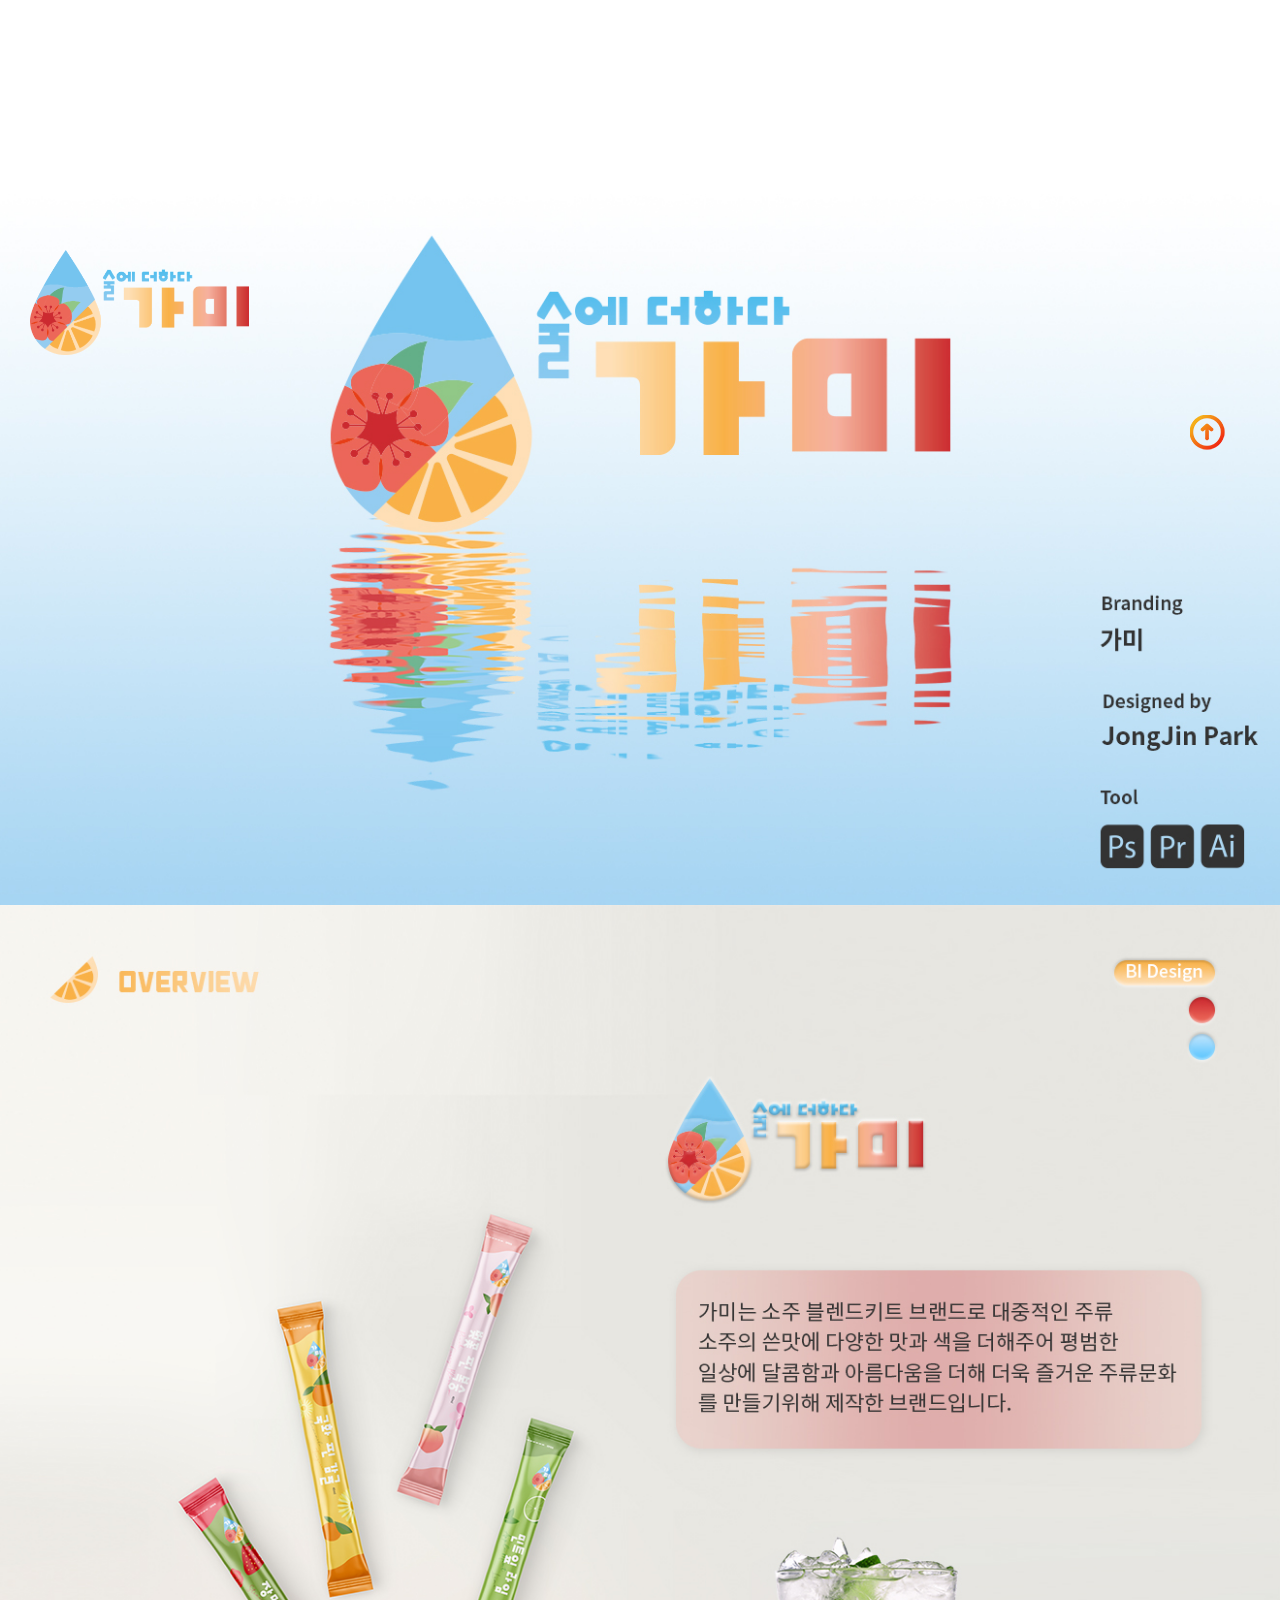
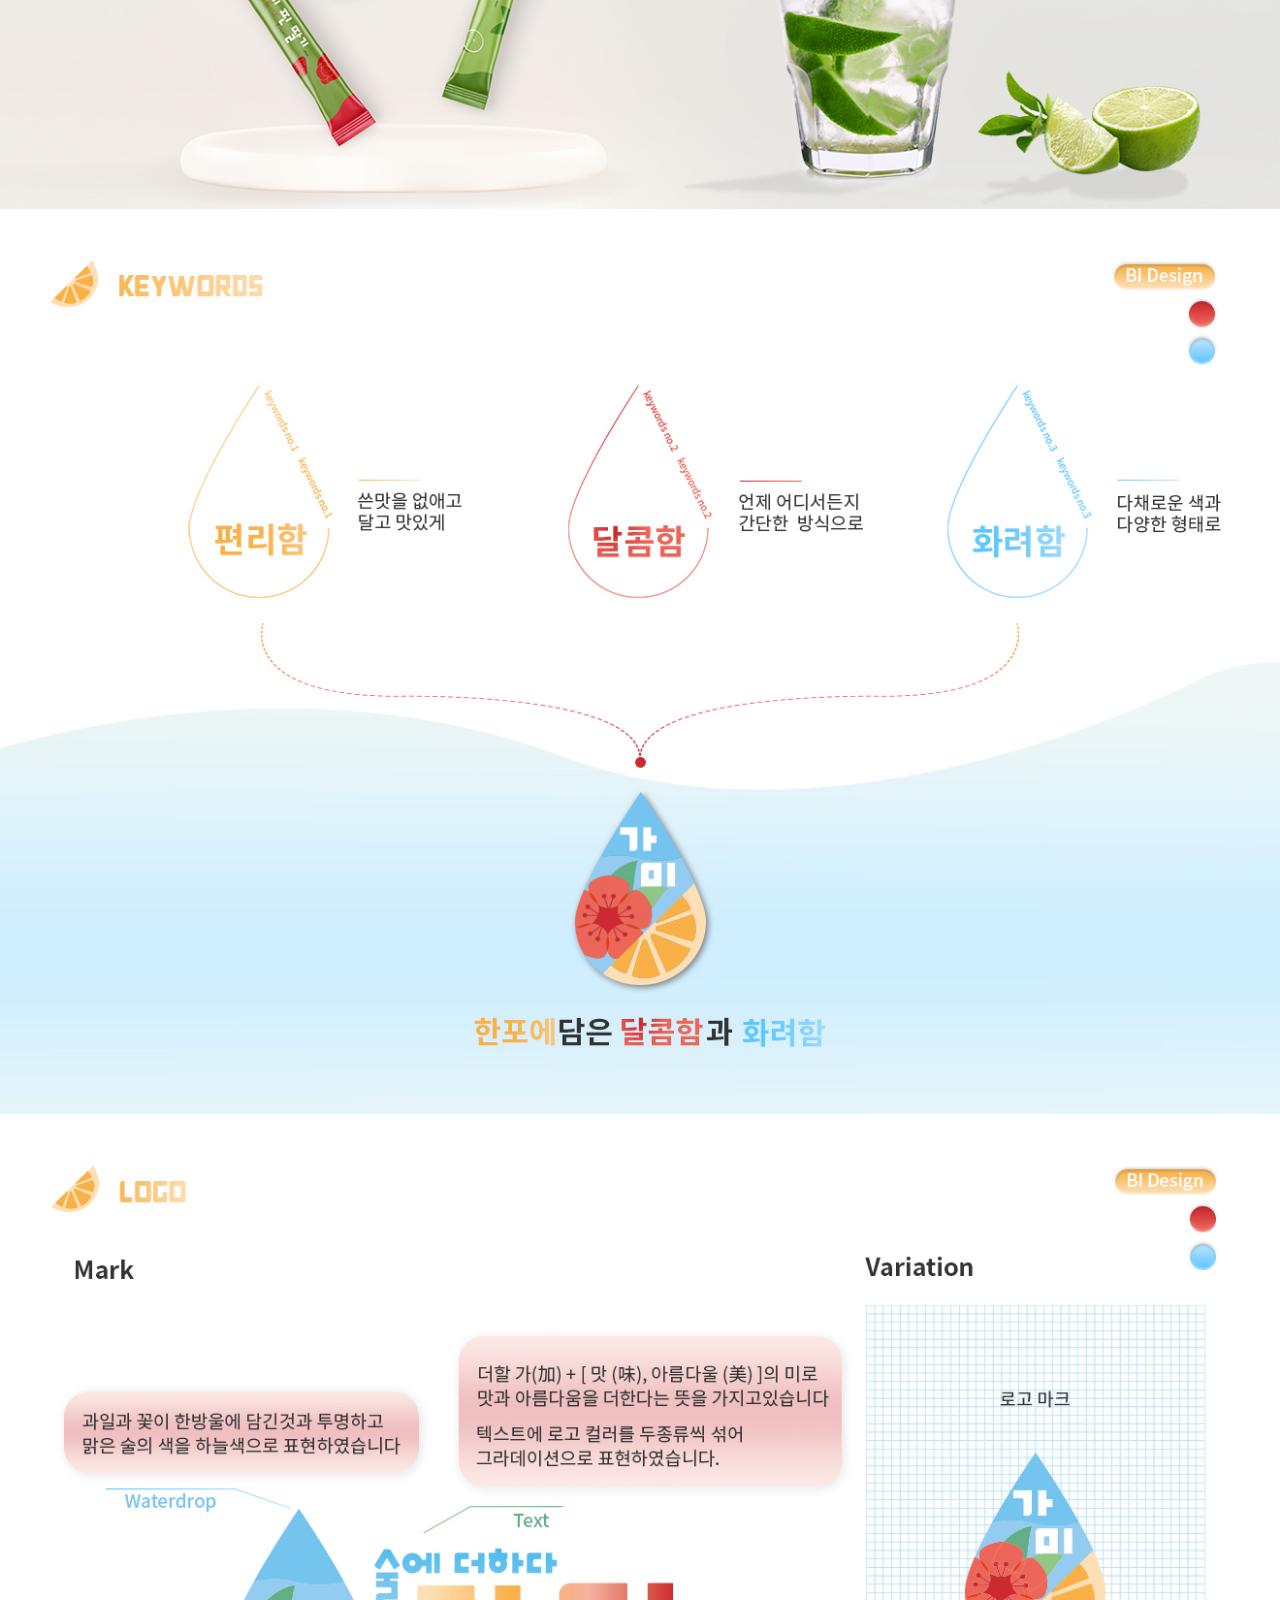
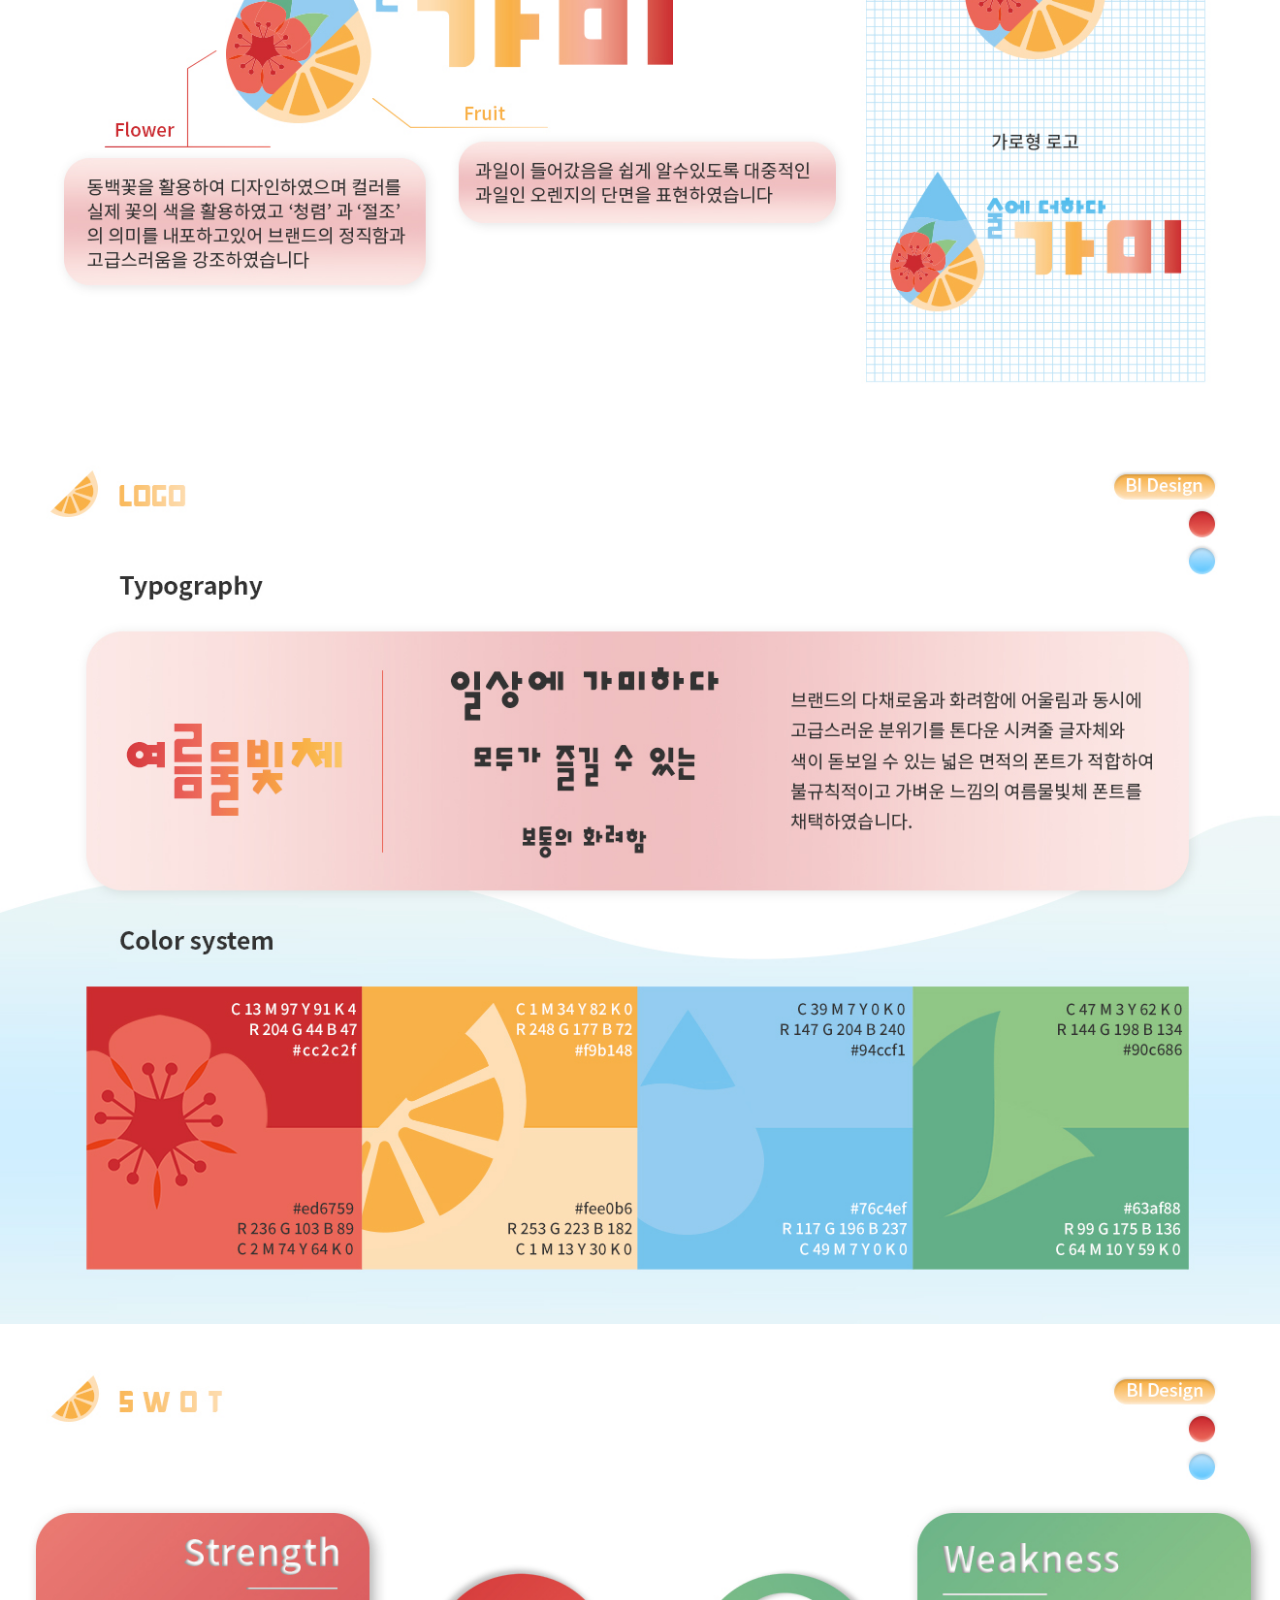
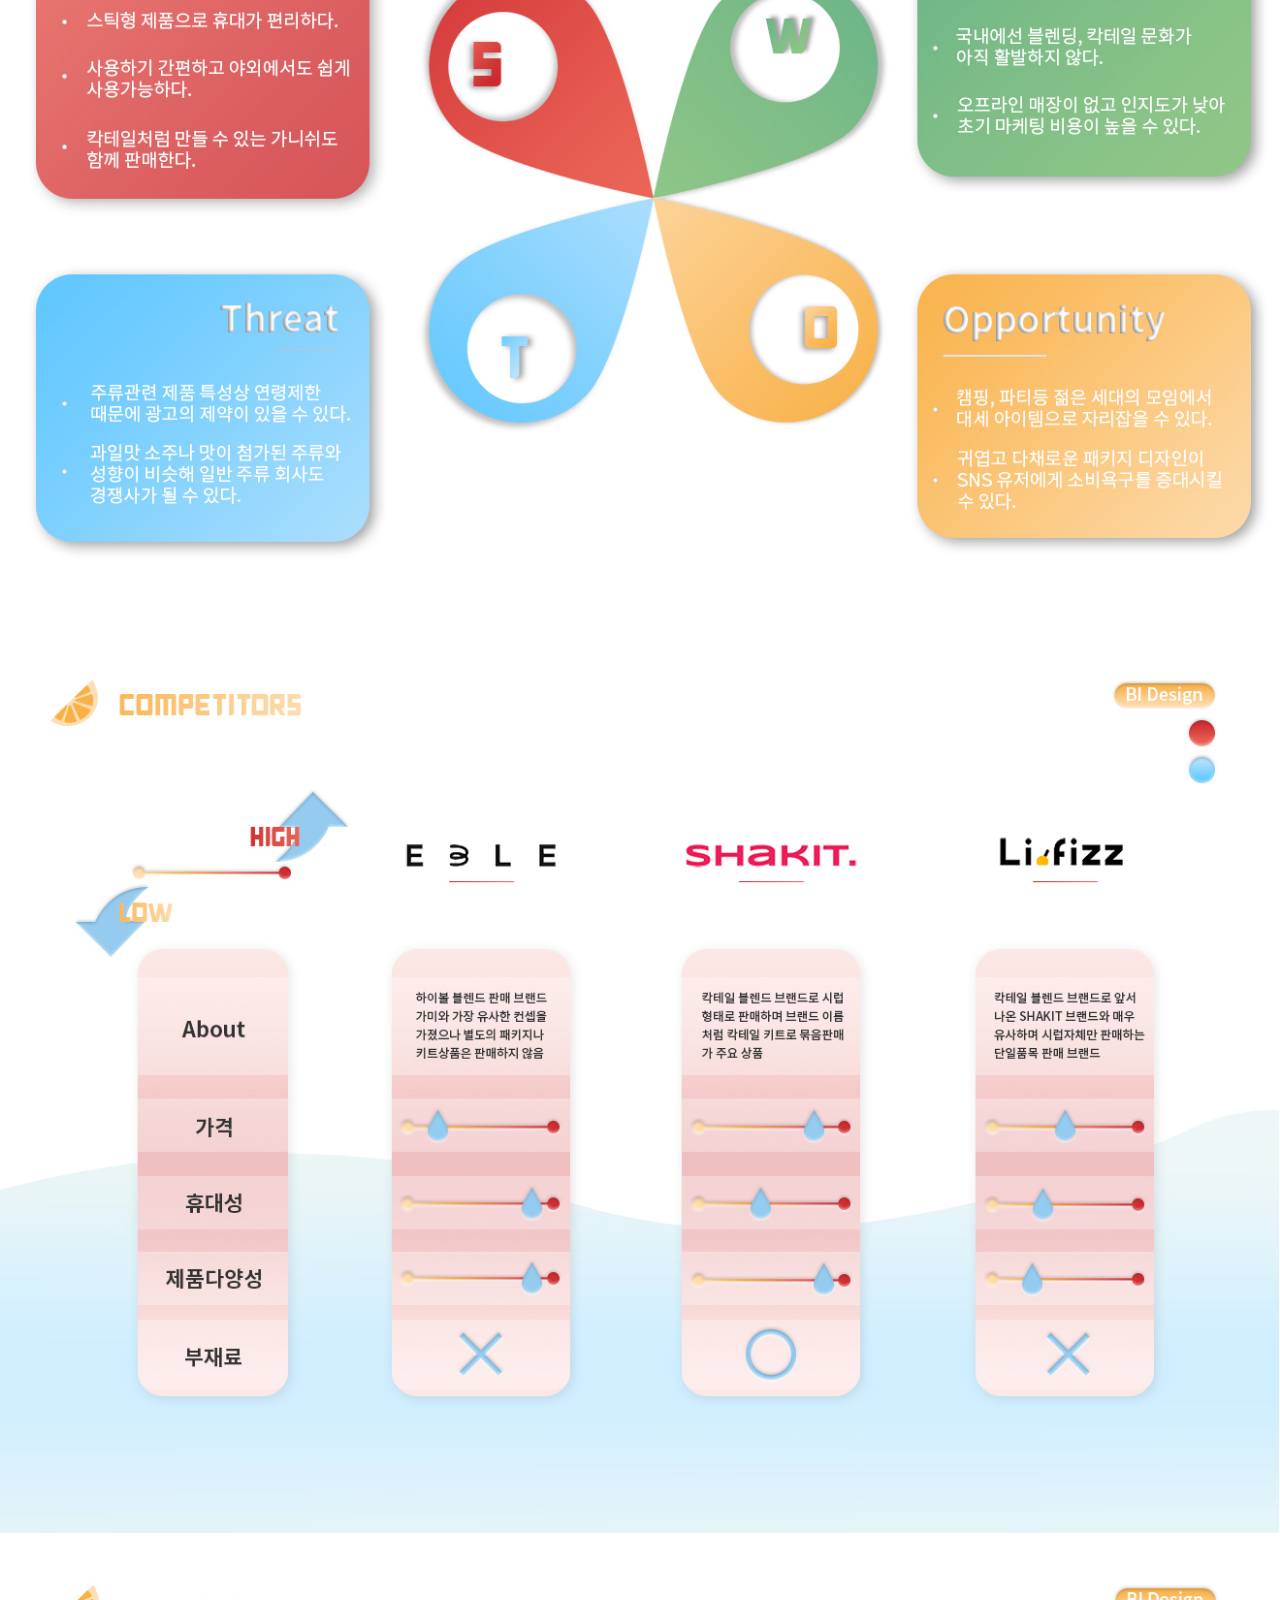
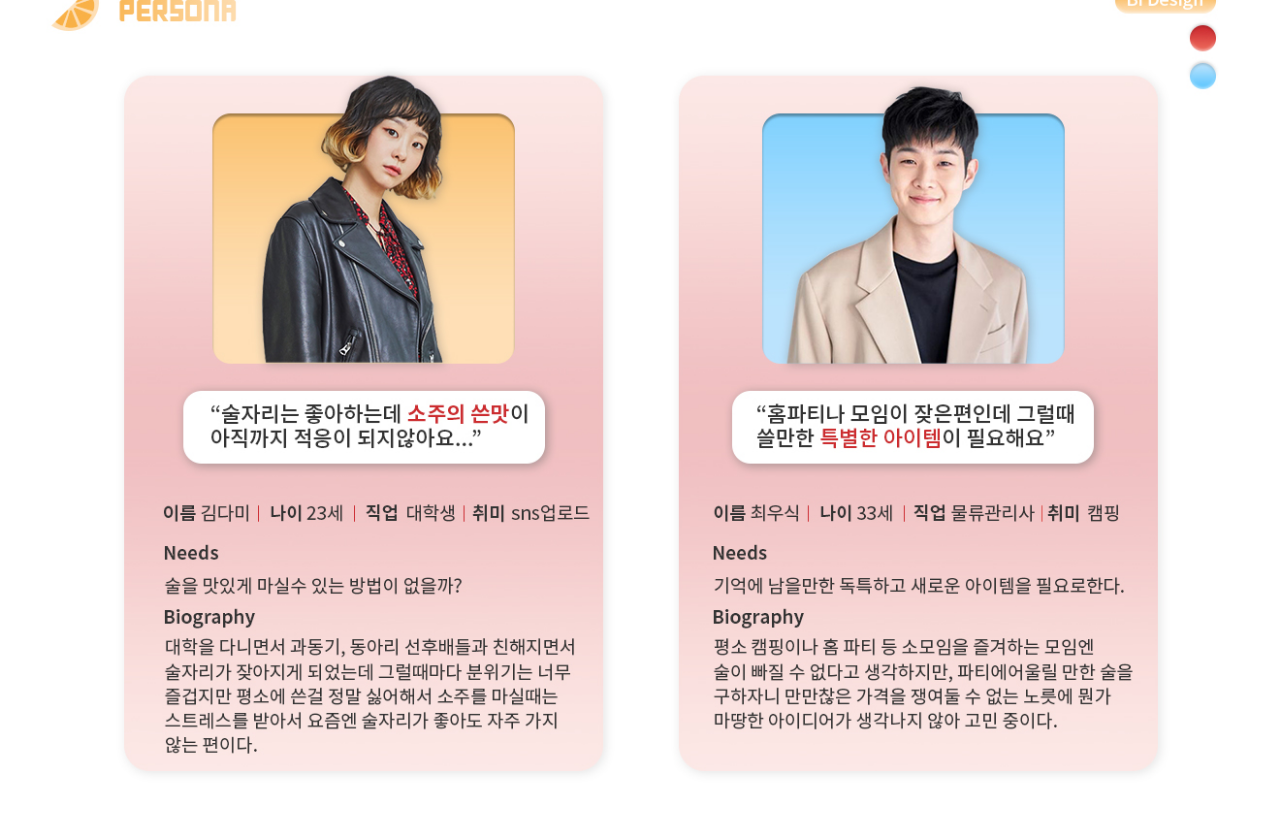
<file: bi_.html>
<!doctype html>
<html>

<head>
	<title>가미 BI Guide</title>
	<meta charset="utf-8">
	<meta name="viewport" content="width=device-width, initial-scale=1">
	<meta http-equiv="X-UA-Compatible" content="IE=edge">
	<link rel="shortcut icon" href="./images_2/favicon-16x16.png">
	<style>
		* {
			margin: 0;
			padding: 0;
		}

		body {
			background: fixed url(images_2/wave.png)no-repeat bottom center;
			background-size: 100% 450px;

		}

		a {
			text-decoration: none;
			color: #000;
		}

		img {
			vertical-align: middle;
		}

		.fixed_box {
			position: fixed;
			bottom: 50%;
			right: 30px;
			width: 60px;
		}

		#top {
			max-width: 1320px;
			margin: 0 auto;
		}

		#top img {
			width: 100%;
			display: block;
		}

		#logo {
			position: fixed;
			left: 30px;
			top: 250px;
			animation: up_down 1.5s linear infinite;
		}

		#logo img {
			width: 219px;
			height: 105px;
		}

		@keyframes up_down {
			0% {
				transform: translateY(0);
			}

			50% {
				transform: translateY(20px);
			}

			100% {
				transform: translateY(0);
			}
		}
	</style>
</head>

<body>
	<div id="logo">
		<img src="images_2/logo.png" alt="logo">
	</div>
	<div id="top">
		<img src="./images_2/01 표지.jpg" class="guide1">
		<img src="./images_2/02 오버뷰.jpg" class="guide1">
		<img src="./images_2/03 키워드.jpg" class="guide1">
		<img src="./images_2/04 로고.jpg" class="guide1">
		<img src="./images_2/05 로고.2.jpg" class="guide1">
		<img src="./images_2/06 SWOT.jpg" class="guide1">
		<img src="./images_2/07 경쟁사.jpg" class="guide1">
		<img src="./images_2/08 persona.jpg" class="guide1">

	</div>
	<div class="fixed_box">
		<a href="#top" class="top_btn"><!--href부분은 이미지를 감싼 div에 있는 id이름과 동일하게 설정.-->
			<img src="images_2/top.png" alt="top">
		</a>
	</div>


	<!--이동시 부드럽게 이동시키기 위해 추가한 구문 시작. script쪽 전부 삭제가능.-->
	<script src="https://code.jquery.com/jquery-1.12.4.min.js"
		integrity="sha256-ZosEbRLbNQzLpnKIkEdrPv7lOy9C27hHQ+Xp8a4MxAQ=" crossorigin="anonymous"></script>
	<script>
		$(function () {
			$('a[href*="#"]:not([href="#"])').click(function () {
				if (location.pathname.replace(/^\//, '') == this.pathname.replace(/^\//, '') && location.hostname == this.hostname) {
					var target = $(this.hash);
					target = target.length ? target : $('[name=' + this.hash.slice(1) + ']');
					if (target.length) {
						$('html, body').animate({
							scrollTop: target.offset().top
						}, 500);//움직이는 시간 조정
						return false;
					}
				}
			});
		});
	</script>
	<!--이동시 부드럽게 이동시키기 위해 추가한 구문 끝. 삭제가능.-->
</body>

</html>
</file>
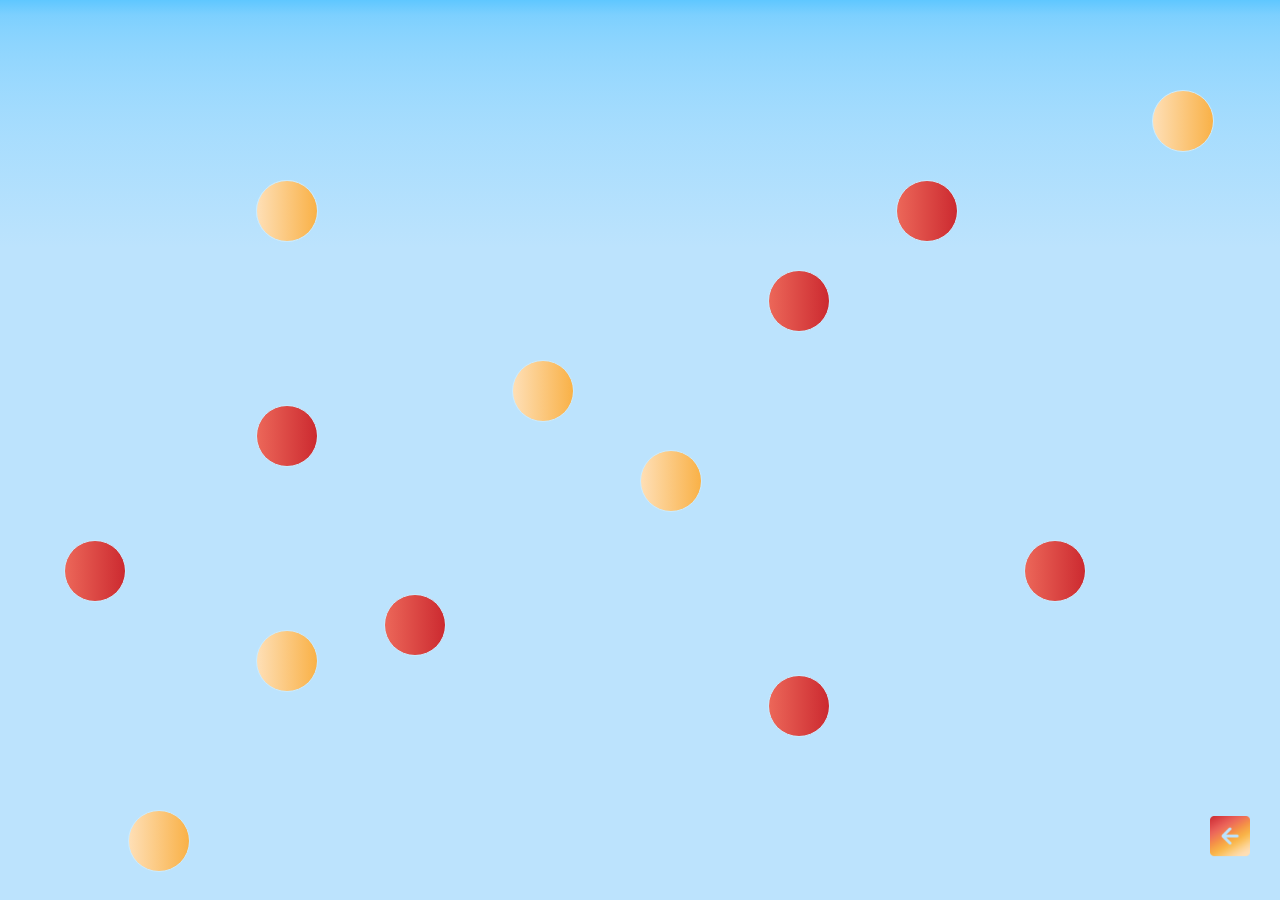
<file: pj1_video.html>
<!DOCTYPE html>
<html lang="en">

<head>
    <meta charset="UTF-8">
    <meta http-equiv="X-UA-Compatible" content="IE=edge">
    <meta name="viewport" content="width=device-width, initial-scale=1.0">
    <title>Document</title>
    <style>
        * {
            margin: 0;
            padding: 0;
        }

        #wrapper {
            width: 1280px;
            margin: 0 auto;
            position: absolute;
            top: 50%;
            left: 50%;
            transform: translate(-50%, -50%);
            z-index: 999999999;

        }

        a {
            text-decoration: none;
            color: #000;
        }

        #wrapper iframe {
            width: 1280px;
            height: 720px;
        }

        .fixed_box {
            position: fixed;
            bottom: 40px;
            right: 30px;
            width: 40px;
        }

        .fixed_box img {
            width: 100%;
        }


        @media (max-width:1320px) {
            #wrapper {
                width: 100%;
                margin: 0 auto;
                position: relative;
                height: 0;
                padding-bottom: 56.25%;
            }

            #wrapper iframe {
                position: absolute;
                top: 50%;
                left: 0;
                width: 100%;
                height: 100%;
            }
        }

        .wrapperb {
            height: 100%;
            width: 100%;
            background: linear-gradient(180deg, #5fc7ff, 5%, #bce3fd, 50%, #bce3fd);
            position: absolute;
        }

        .wrapperb .bubble {
            height: 60px;
            width: 60px;
            border: 1px solid rgb(203, 236, 255);
            border-radius: 50px;
            position: absolute;
            animation: animate 10s linear infinite;
        }


        .wrapperb .bubble:nth-child(1) {
            top: 20%;
            left: 20%;
            animation-duration: 8s;
            background-image: linear-gradient(to right, #fedfb6 0%, #f9b147 100%);
        }

        .wrapperb .bubble:nth-child(2) {
            top: 60%;
            left: 80%;
            animation-duration: 10s;
            background-image: linear-gradient(to right, #ec6759 0%, #cc2a30 100%);
        }

        .wrapperb .bubble:nth-child(3) {
            top: 40%;
            left: 40%;
            animation-duration: 3s;
            background-image: linear-gradient(to right, #fedfb6 0%, #f9b147 100%);
        }

        .wrapperb .bubble:nth-child(4) {
            top: 66%;
            left: 30%;
            animation-duration: 7s;
            background-image: linear-gradient(to right, #ec6759 0%, #cc2a30 100%);

        }

        .wrapperb .bubble:nth-child(5) {
            top: 90%;
            left: 10%;
            animation-duration: 9s;
            background-image: linear-gradient(to right, #fedfb6 0%, #f9b147 100%);
        }

        .wrapperb .bubble:nth-child(6) {
            top: 30%;
            left: 60%;
            animation-duration: 5s;
            background-image: linear-gradient(to right, #ec6759 0%, #cc2a30 100%);

        }

        .wrapperb .bubble:nth-child(7) {
            top: 70%;
            left: 20%;
            animation-duration: 8s;
            background-image: linear-gradient(to right, #fedfb6 0%, #f9b147 100%);
        }

        .wrapperb .bubble:nth-child(8) {
            top: 75%;
            left: 60%;
            animation-duration: 10s;
            background-image: linear-gradient(to right, #ec6759 0%, #cc2a30 100%);
        }

        .wrapperb .bubble:nth-child(9) {
            top: 50%;
            left: 50%;
            animation-duration: 6s;
            background-image: linear-gradient(to right, #fedfb6 0%, #f9b147 100%);
        }

        .wrapperb .bubble:nth-child(10) {
            top: 45%;
            left: 20%;
            animation-duration: 10s;
            background-image: linear-gradient(to right, #ec6759 0%, #cc2a30 100%);
        }

        .wrapperb .bubble:nth-child(11) {
            top: 10%;
            left: 90%;
            animation-duration: 9s;
            background-image: linear-gradient(to right, #fedfb6 0%, #f9b147 100%);
        }

        .wrapperb .bubble:nth-child(12) {
            top: 20%;
            left: 70%;
            animation-duration: 7s;
            background-image: linear-gradient(to right, #ec6759 0%, #cc2a30 100%);
        }

        .wrapperb .bubble:nth-child(13) {
            top: 20%;
            left: 20%;
            animation-duration: 8s;
            background-image: linear-gradient(to right, #fedfb6 0%, #f9b147 100%);
        }

        .wrapperb .bubble:nth-child(14) {
            top: 60%;
            left: 5%;
            animation-duration: 6s;
            background-image: linear-gradient(to right, #ec6759 0%, #cc2a30 100%);
        }

        .wrapperb .bubble:nth-child(15) {
            top: 90%;
            left: 80%;
            animation-duration: 9s;
            background-image: linear-gradient(to right, #fedfb6 0%, #f9b147 100%);
        }

        @keyframes animate {
            0% {
                transform: scale(0) translateY(0) rotate(70deg);
            }

            100% {
                transform: scale(1.3) translateY(-100px) rotate(360deg);
            }
        }

        .btn {
            position: absolute;
            bottom: 30px;
            right: 30px;
            z-index: 9999999999;
        }

        .btn a img {
            width: 42;
            height: 42px;
        }
    </style>
</head>

<body>
    <div class="wrapperb">
        <div class="bubble"></div>
        <div class="bubble"></div>
        <div class="bubble"></div>
        <div class="bubble"></div>
        <div class="bubble"></div>
        <div class="bubble"></div>
        <div class="bubble"></div>
        <div class="bubble"></div>
        <div class="bubble"></div>
        <div class="bubble"></div>
        <div class="bubble"></div>
        <div class="bubble"></div>
        <div class="bubble"></div>
        <div class="bubble"></div>
    </div>
    <div id="wrapper">
        <iframe width="1600" height="900" src="https://www.youtube.com/embed/lGYt7TXN1lM" title="YouTube video player"
            frameborder="0"
            allow="accelerometer; autoplay; clipboard-write; encrypted-media; gyroscope; picture-in-picture; web-share"
            allowfullscreen></iframe>
    </div>
    <div class="fixed_box">
        <a href="https://parkjonggggg.github.io/Portfolio/" class="home_btn">
            <img src="images_2/backbtn.png" alt="back">
        </a>
    </div>





</body>

</html>
</file>
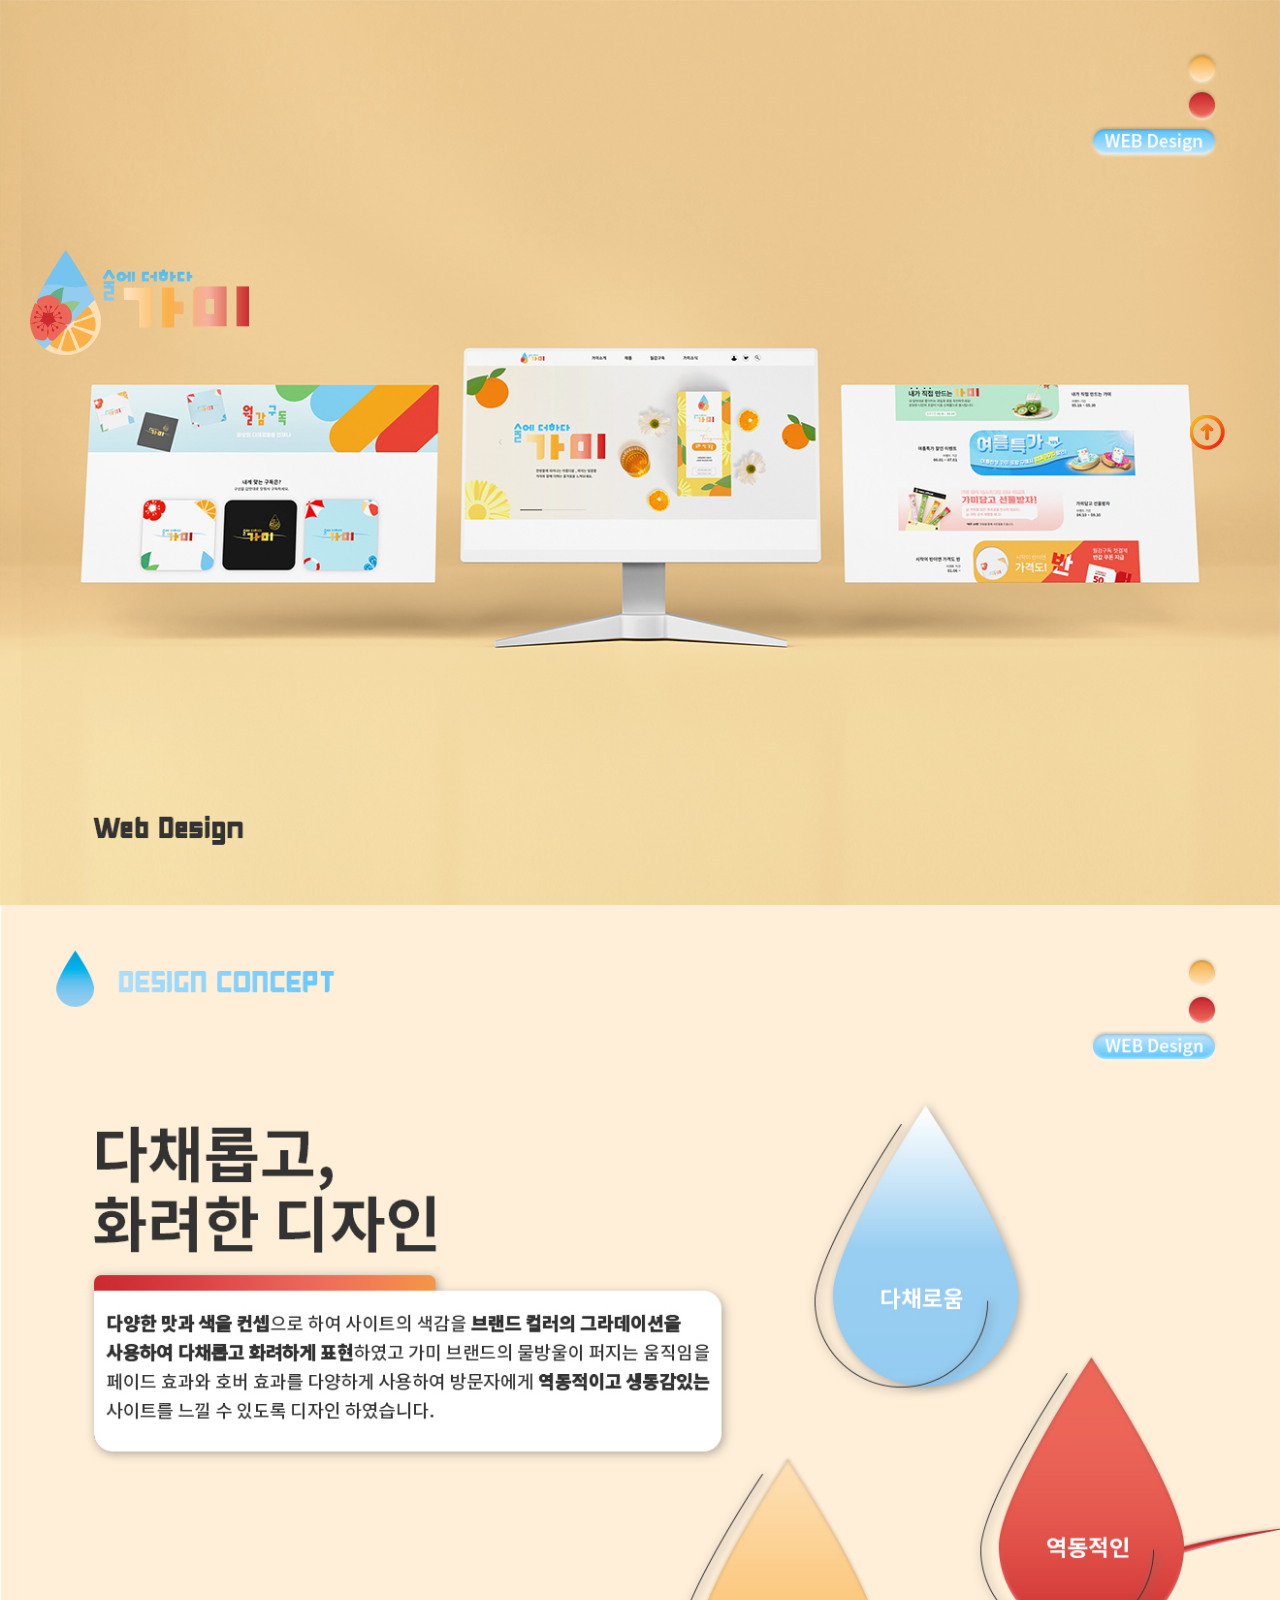
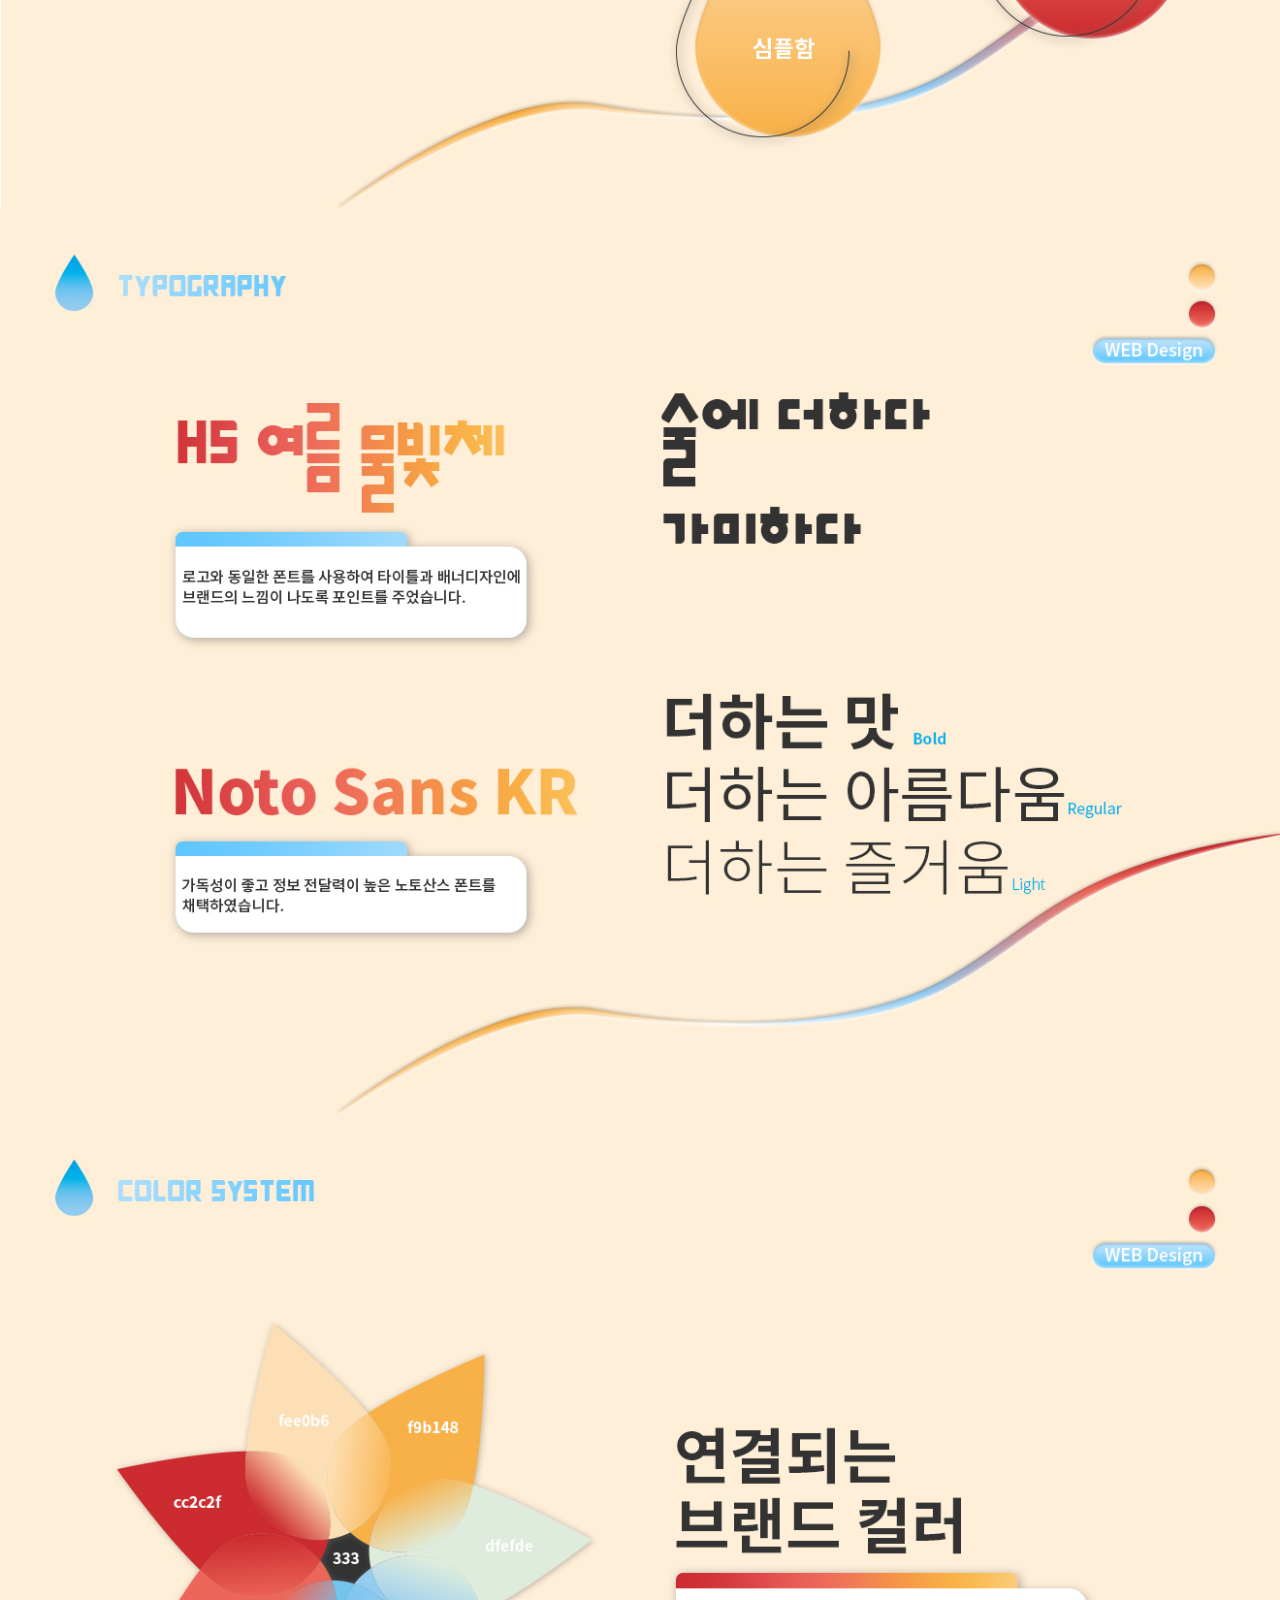
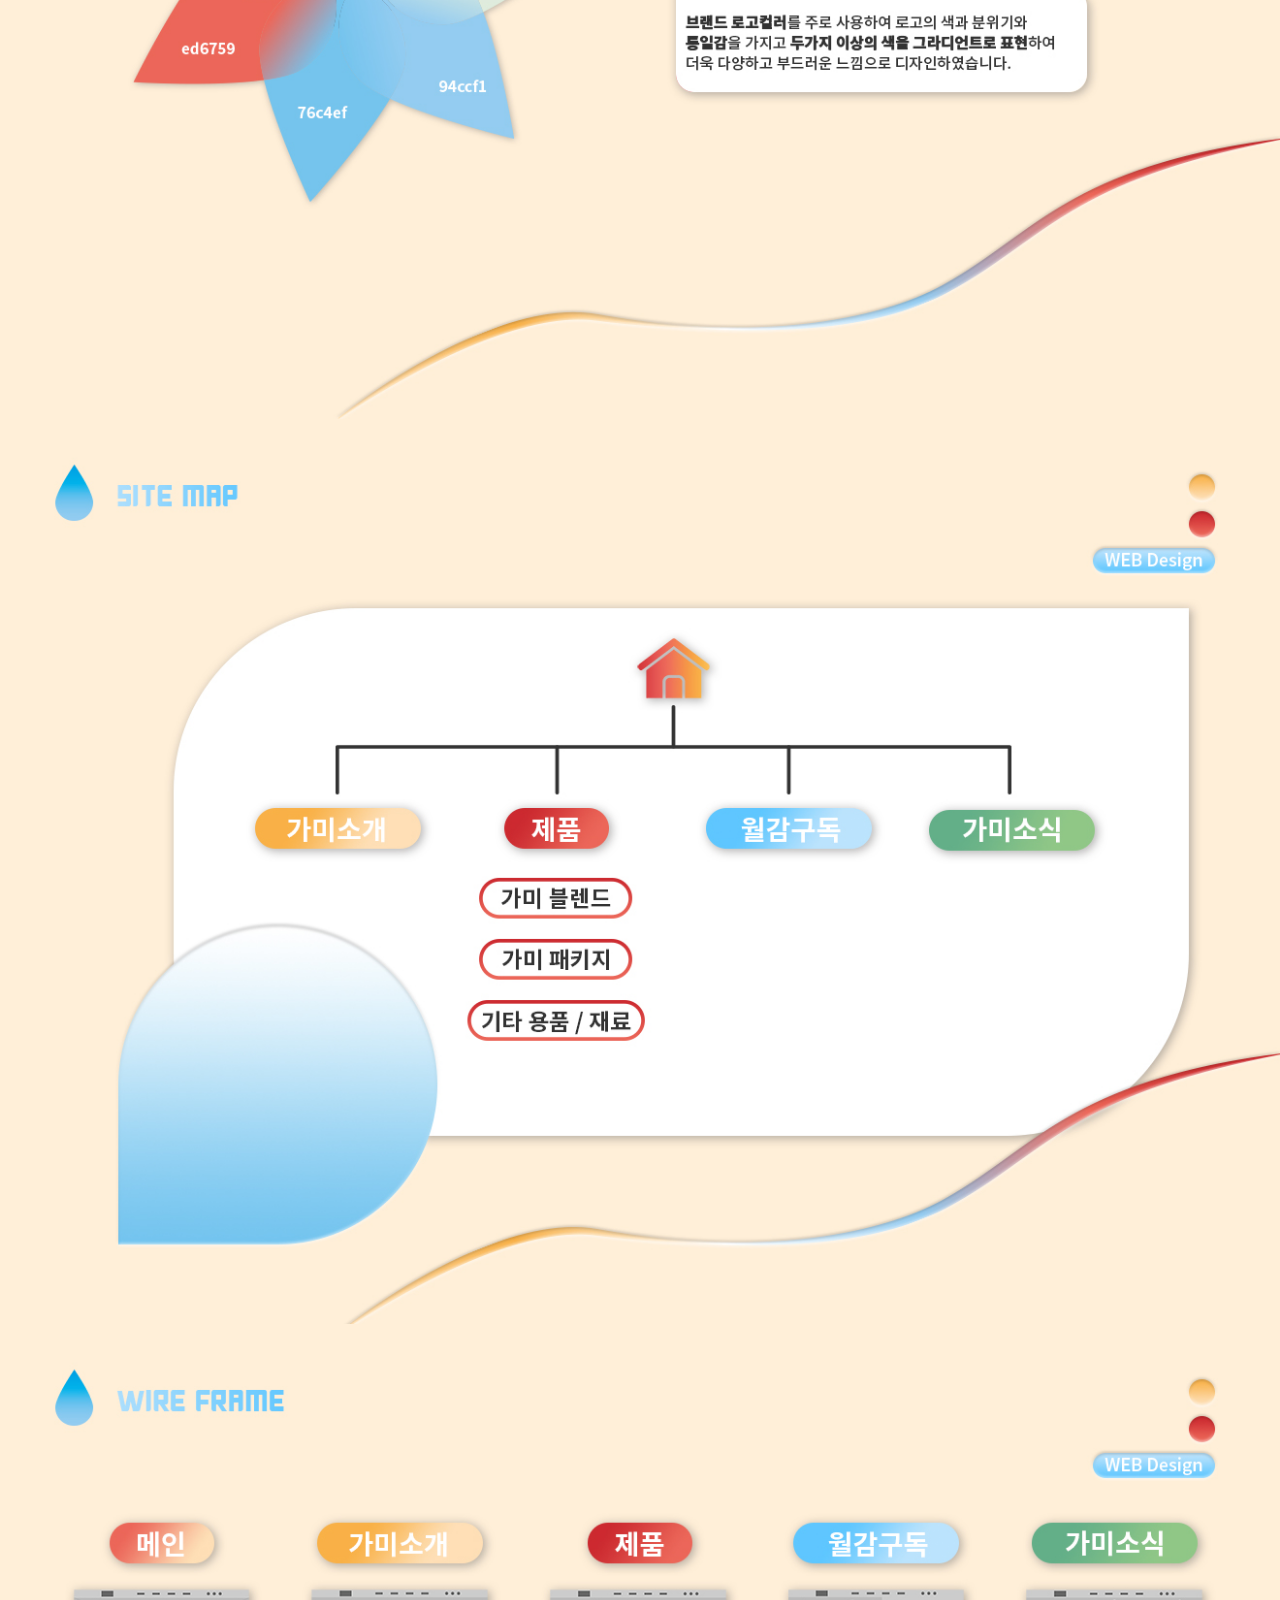
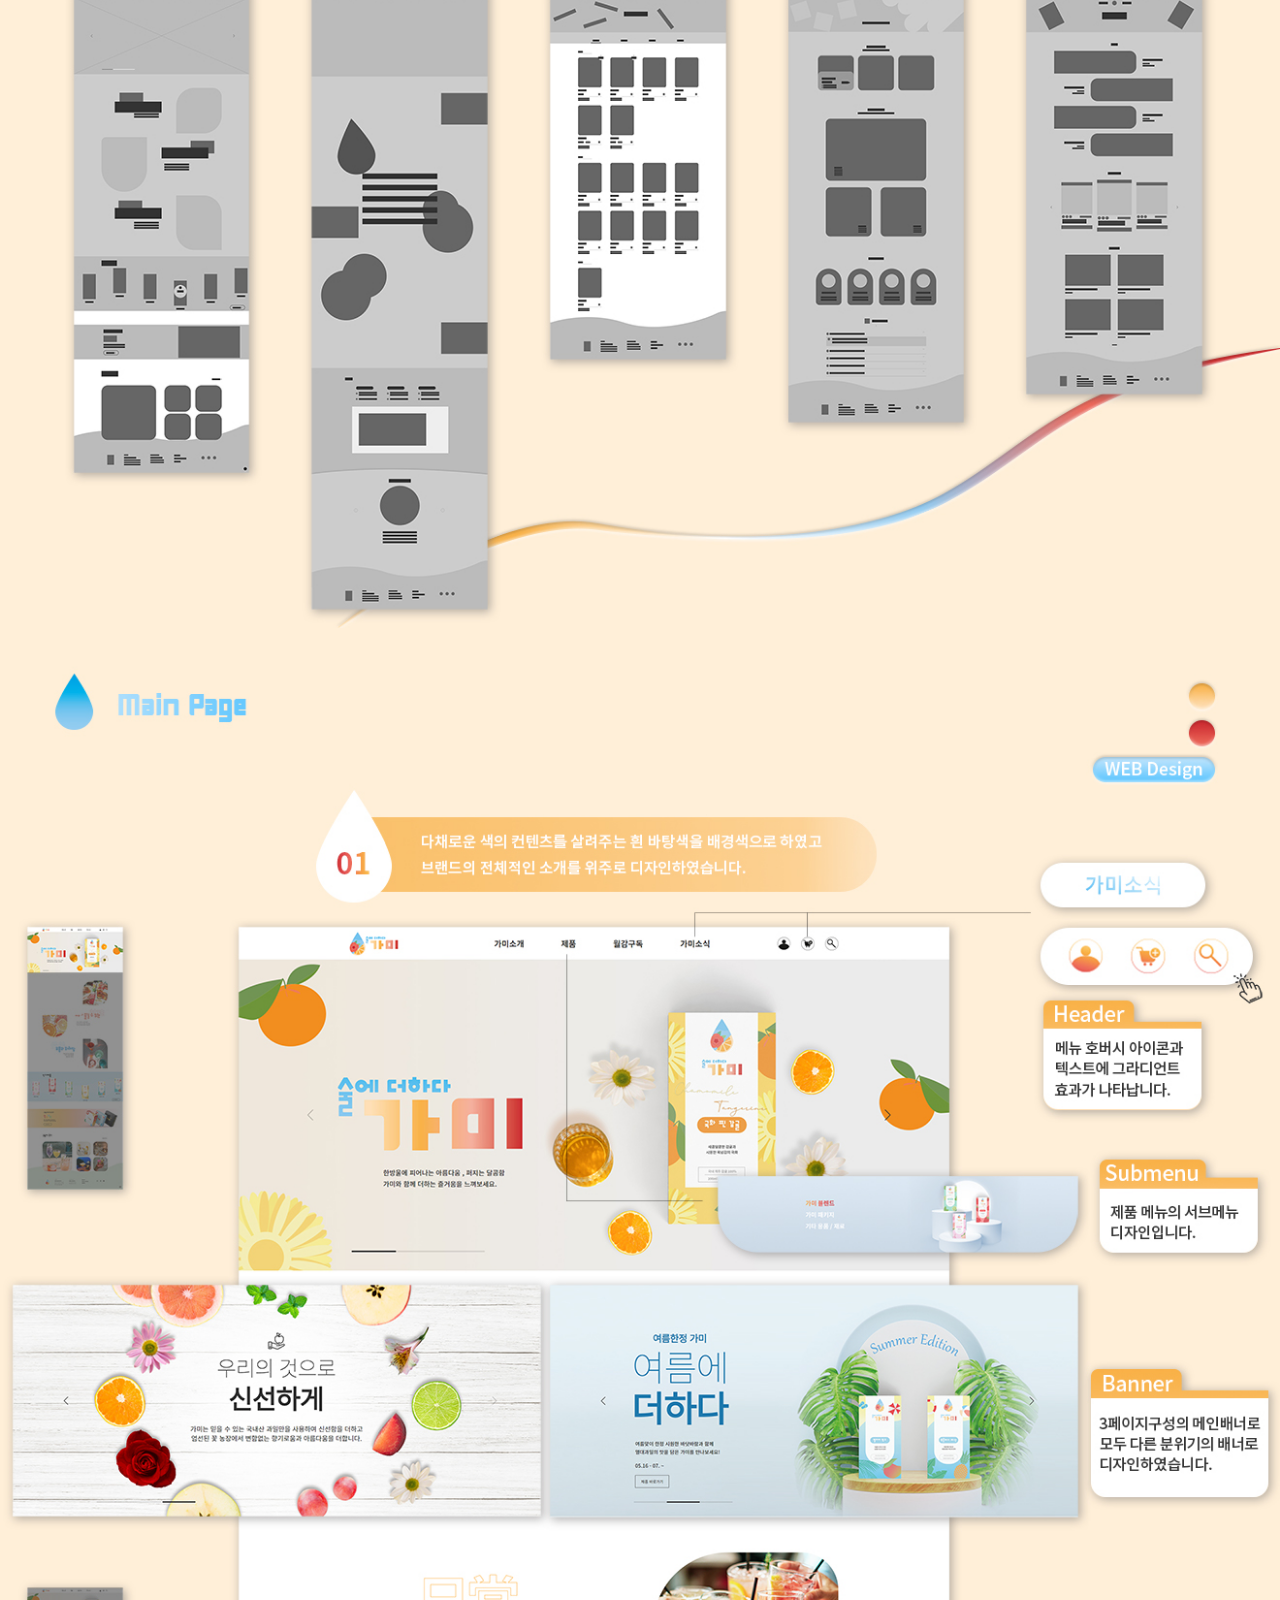
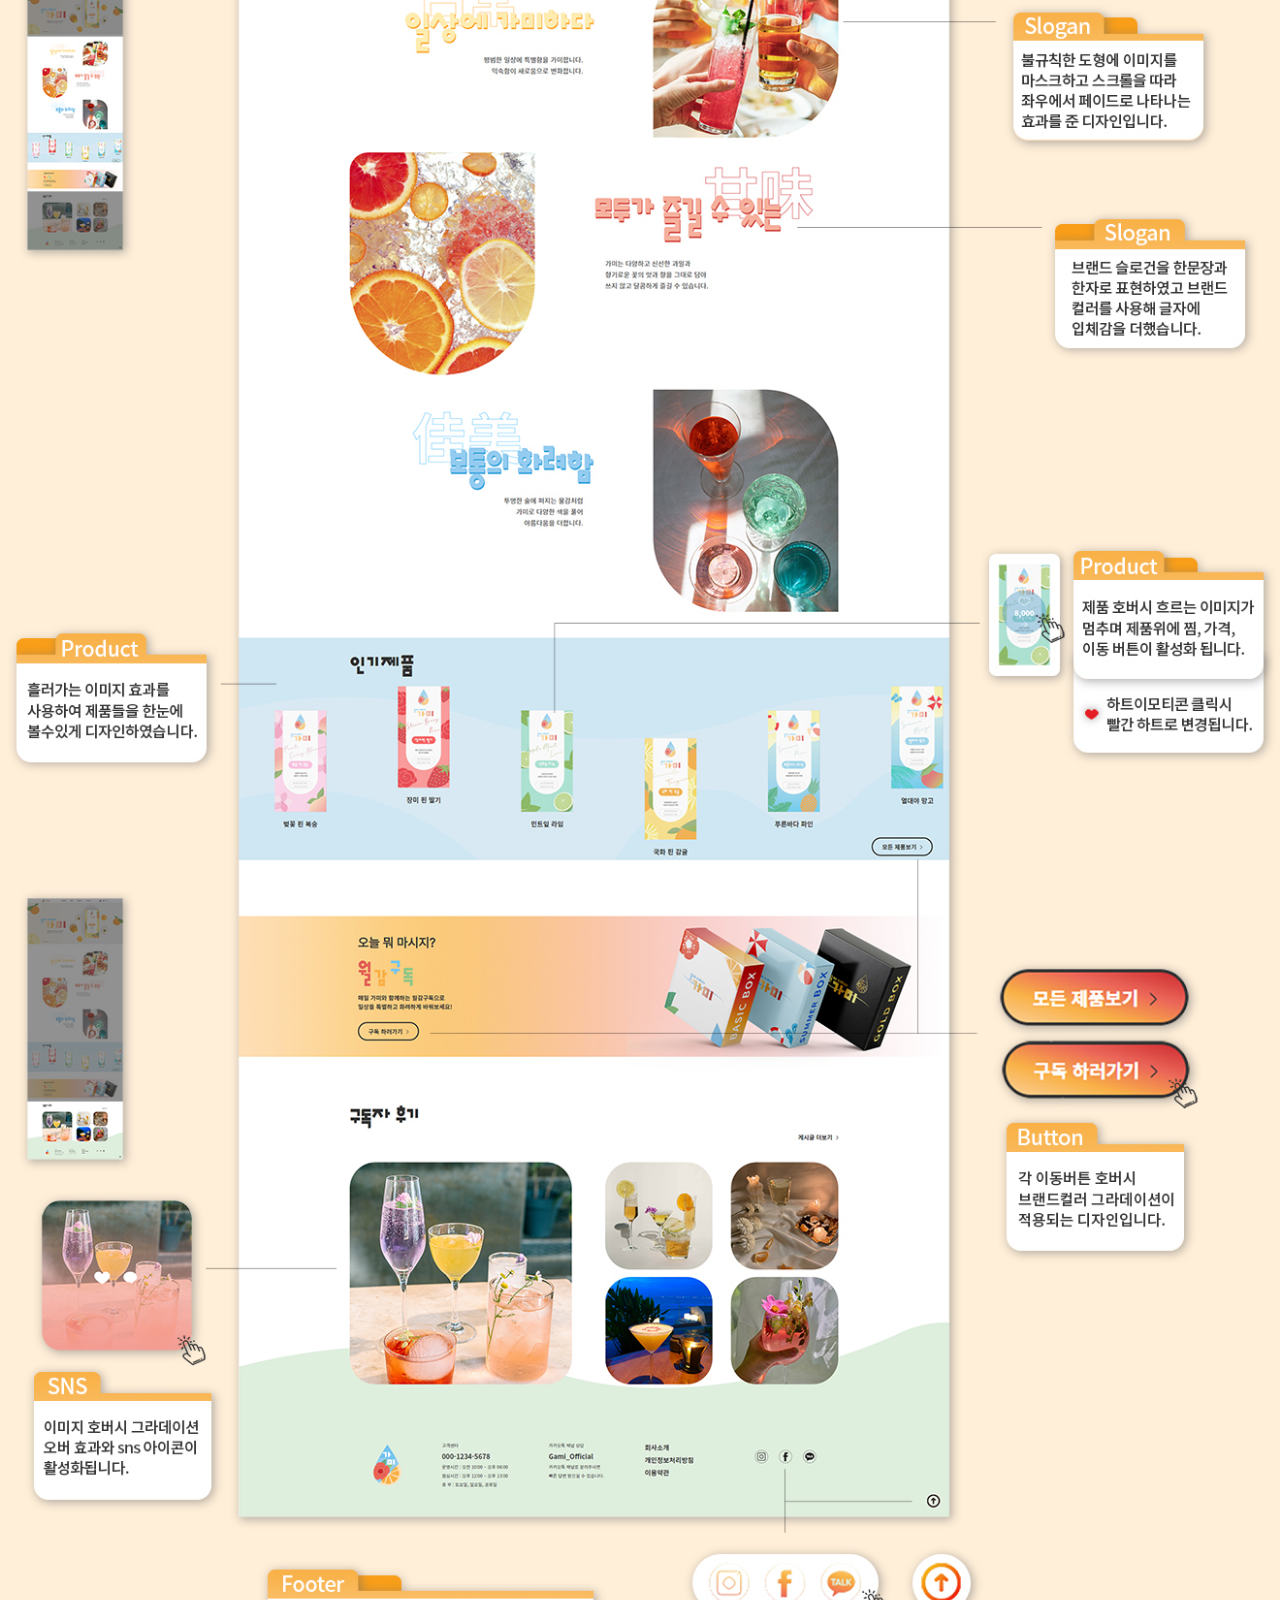
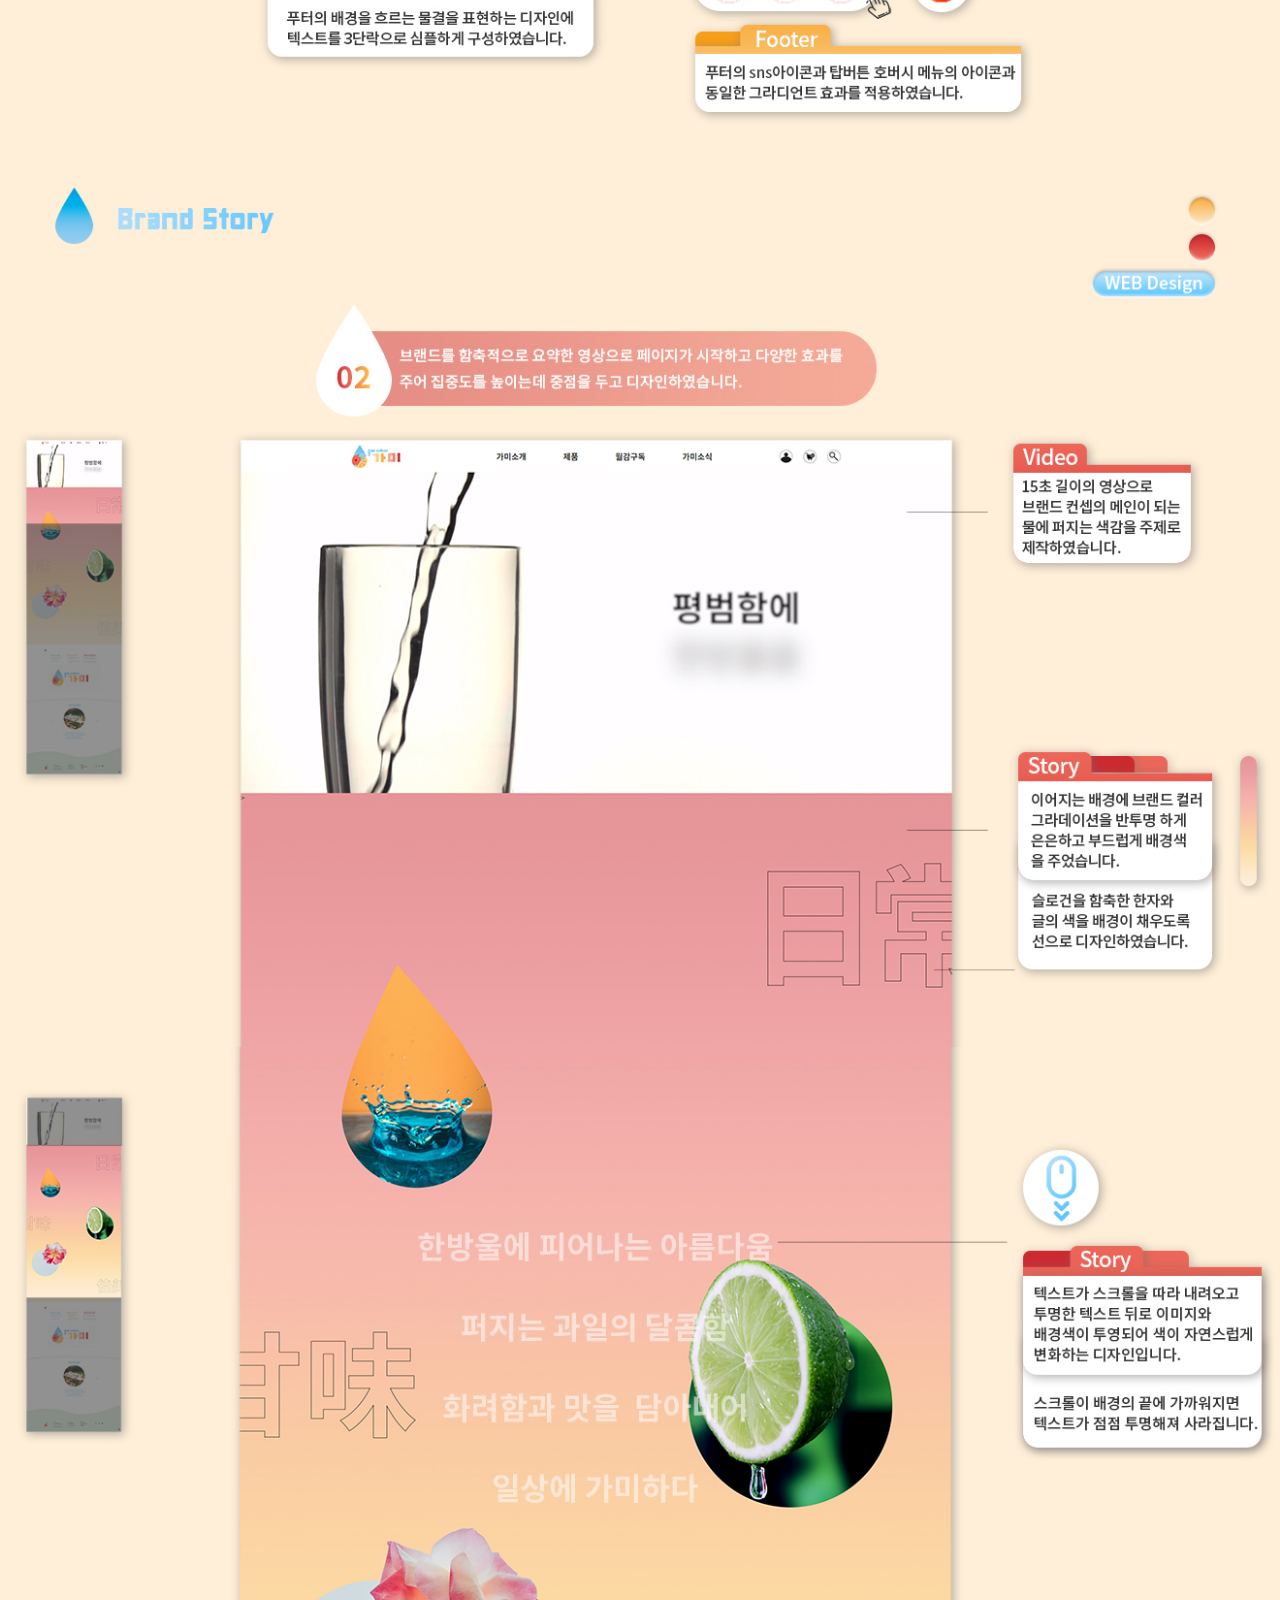
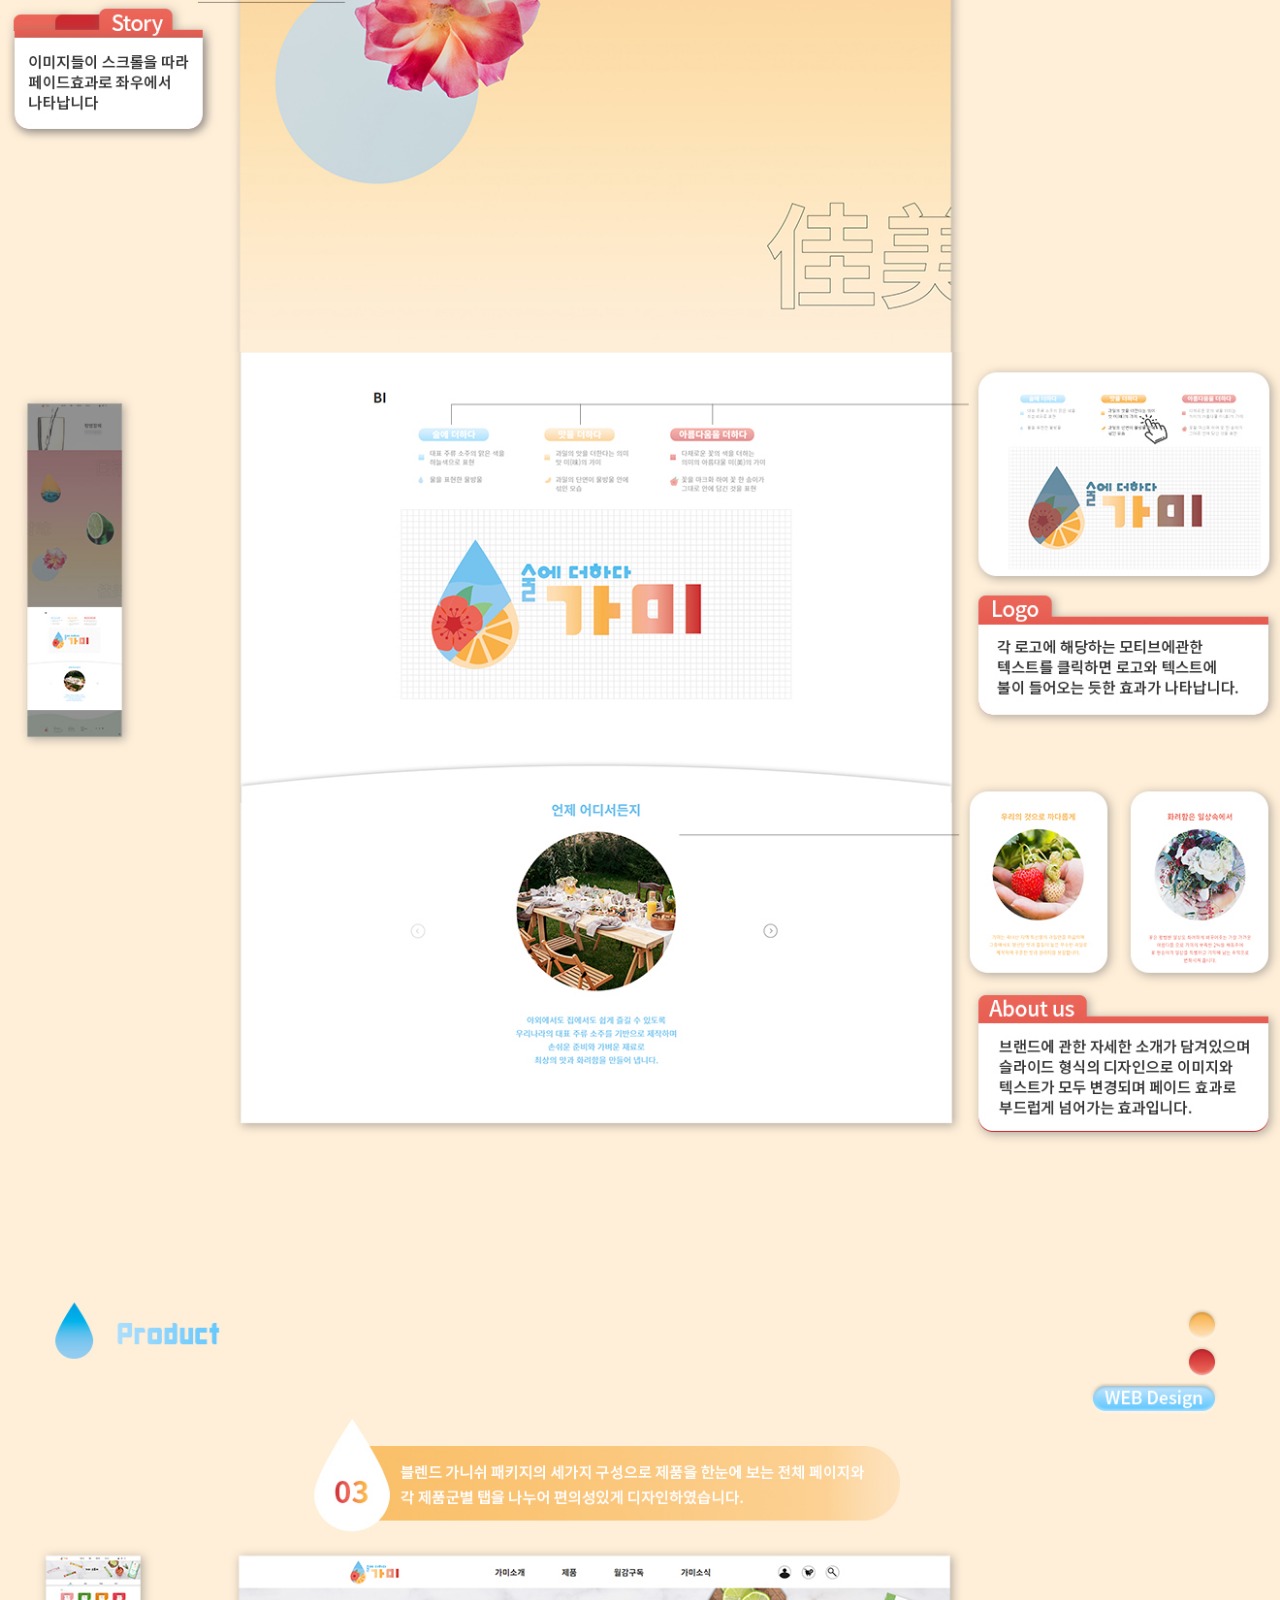
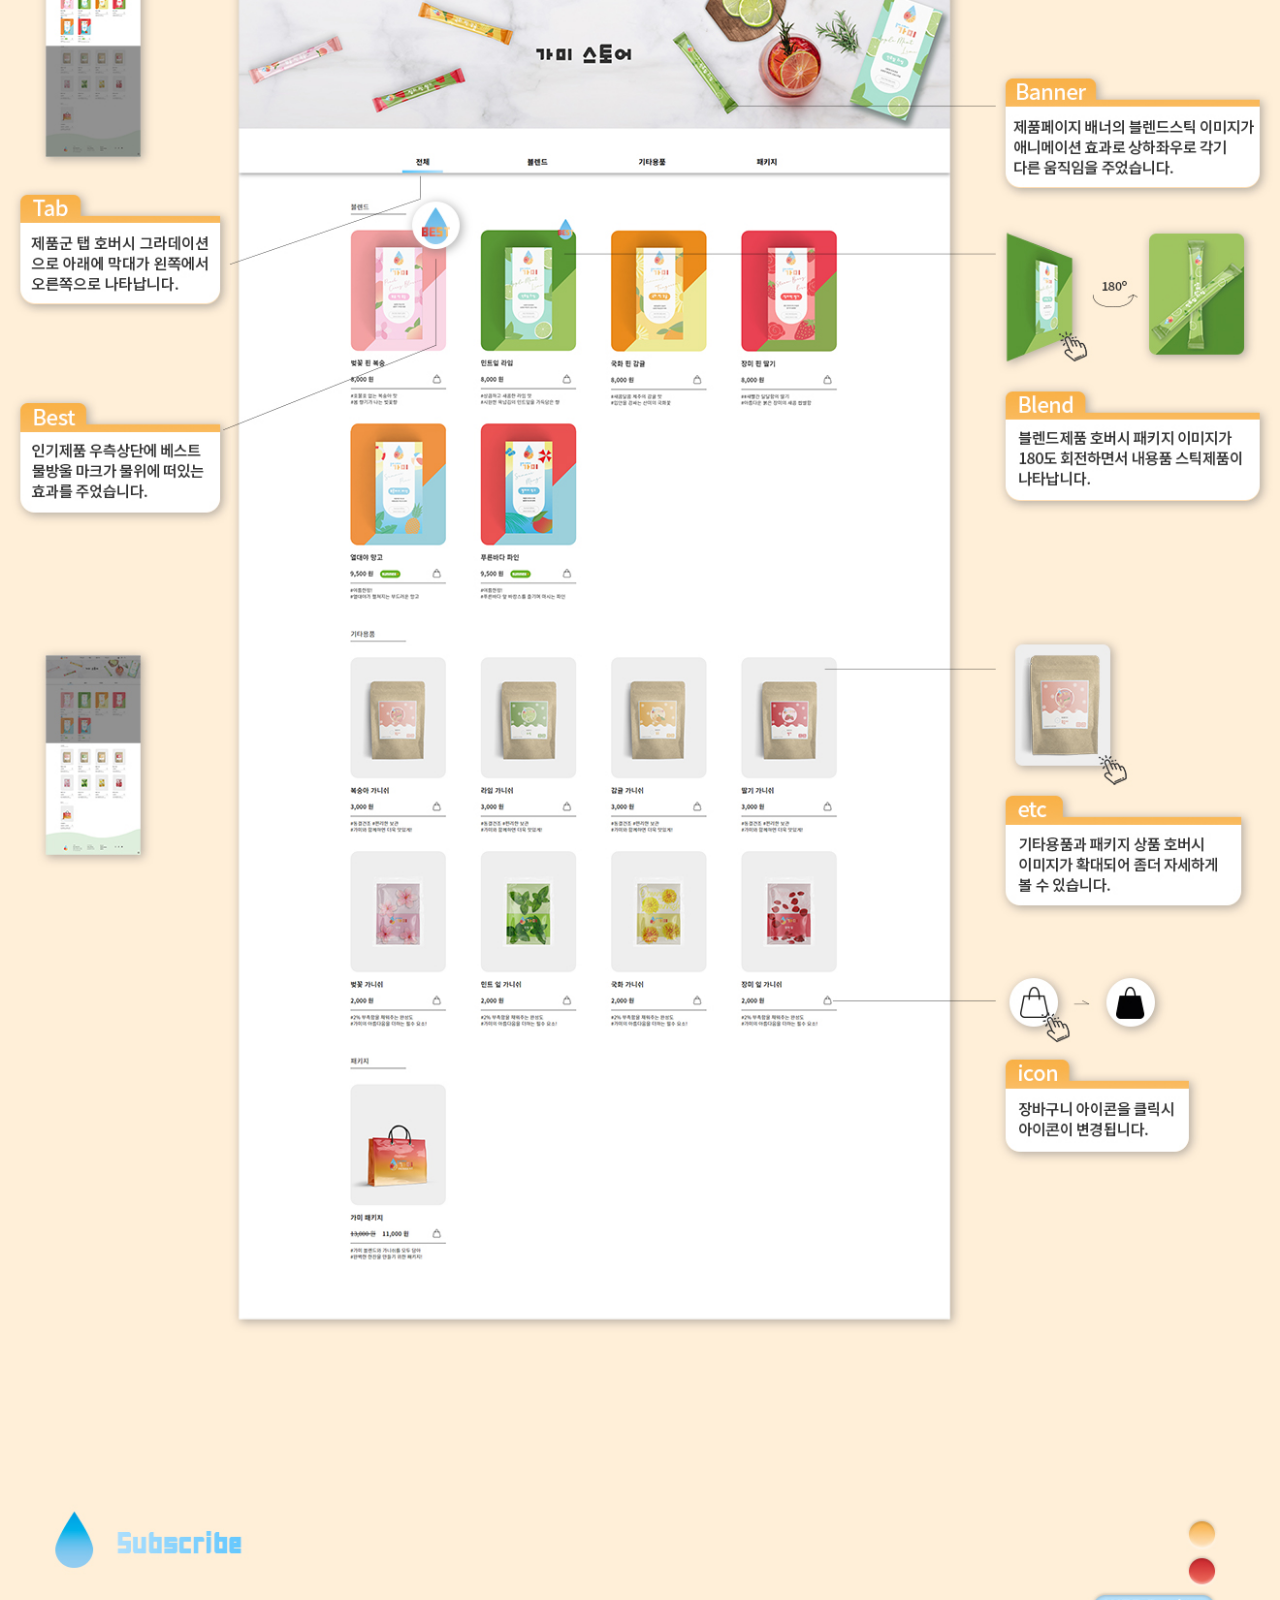
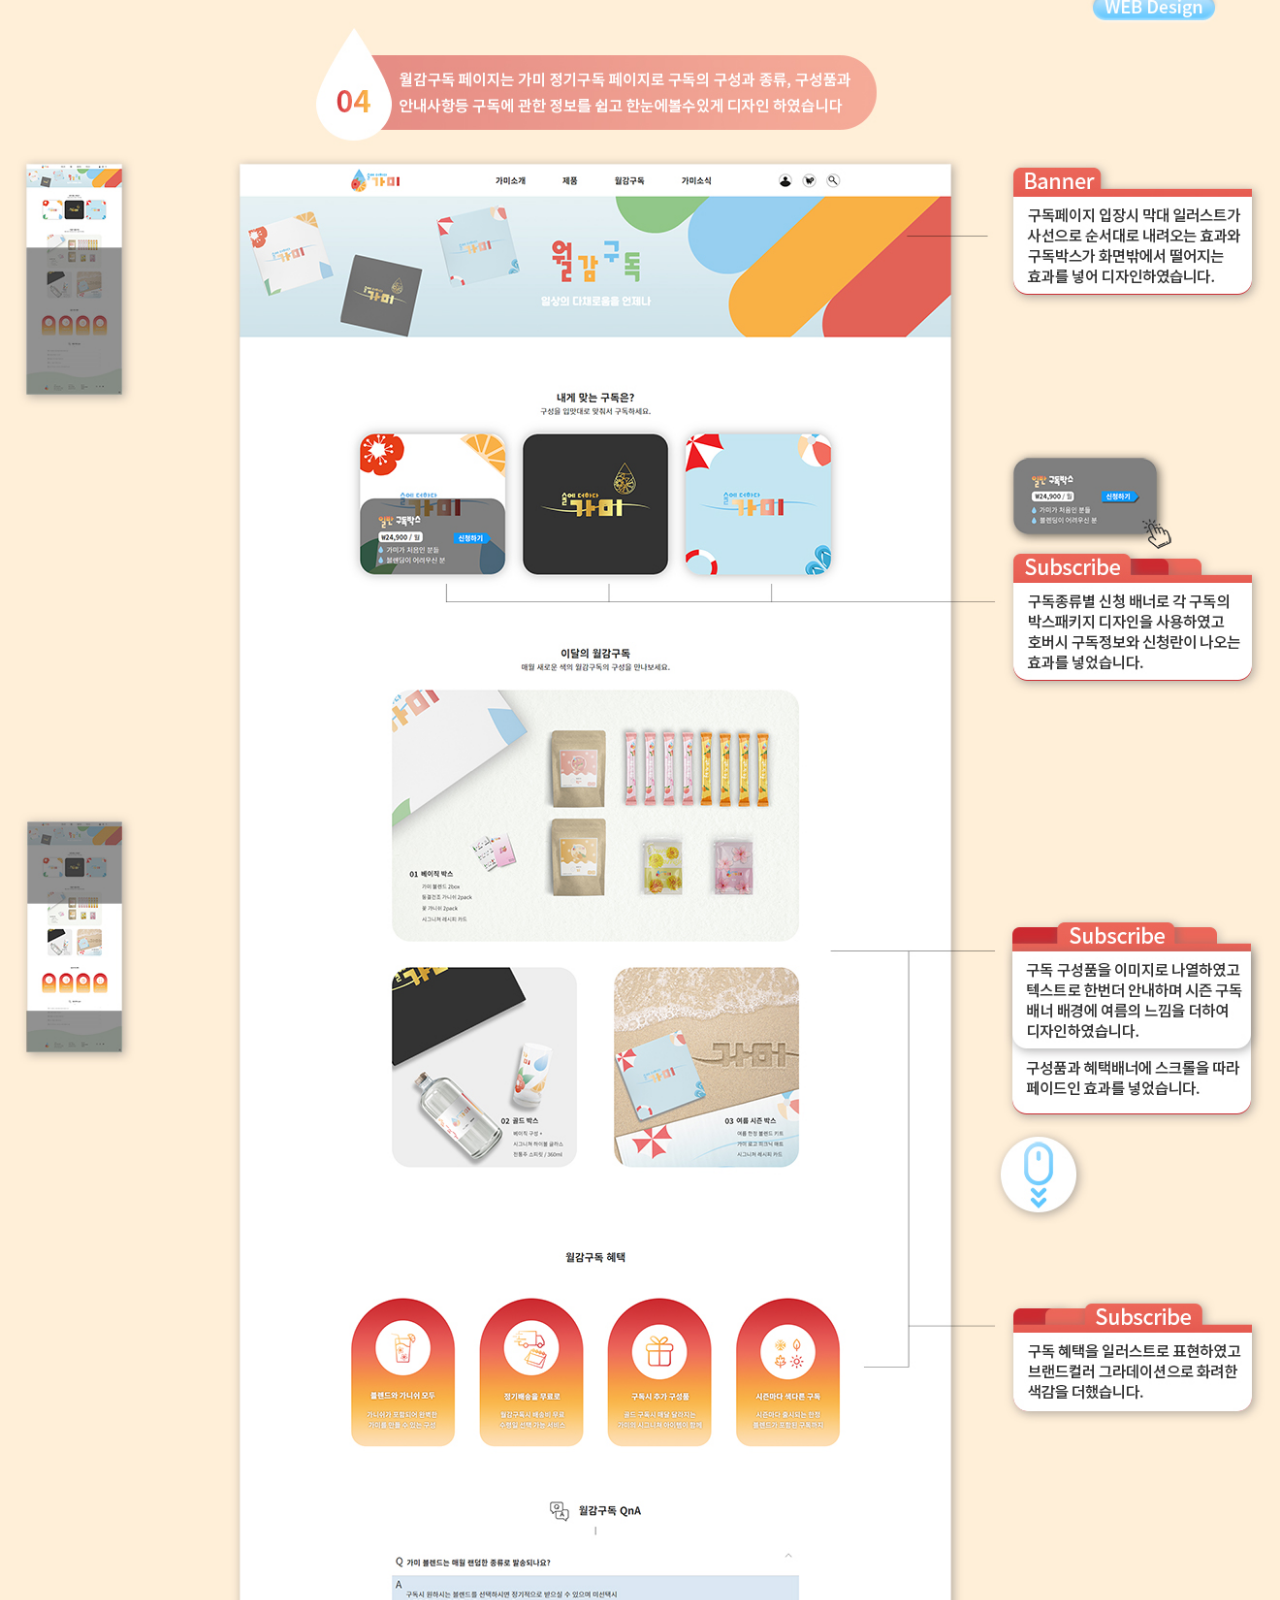
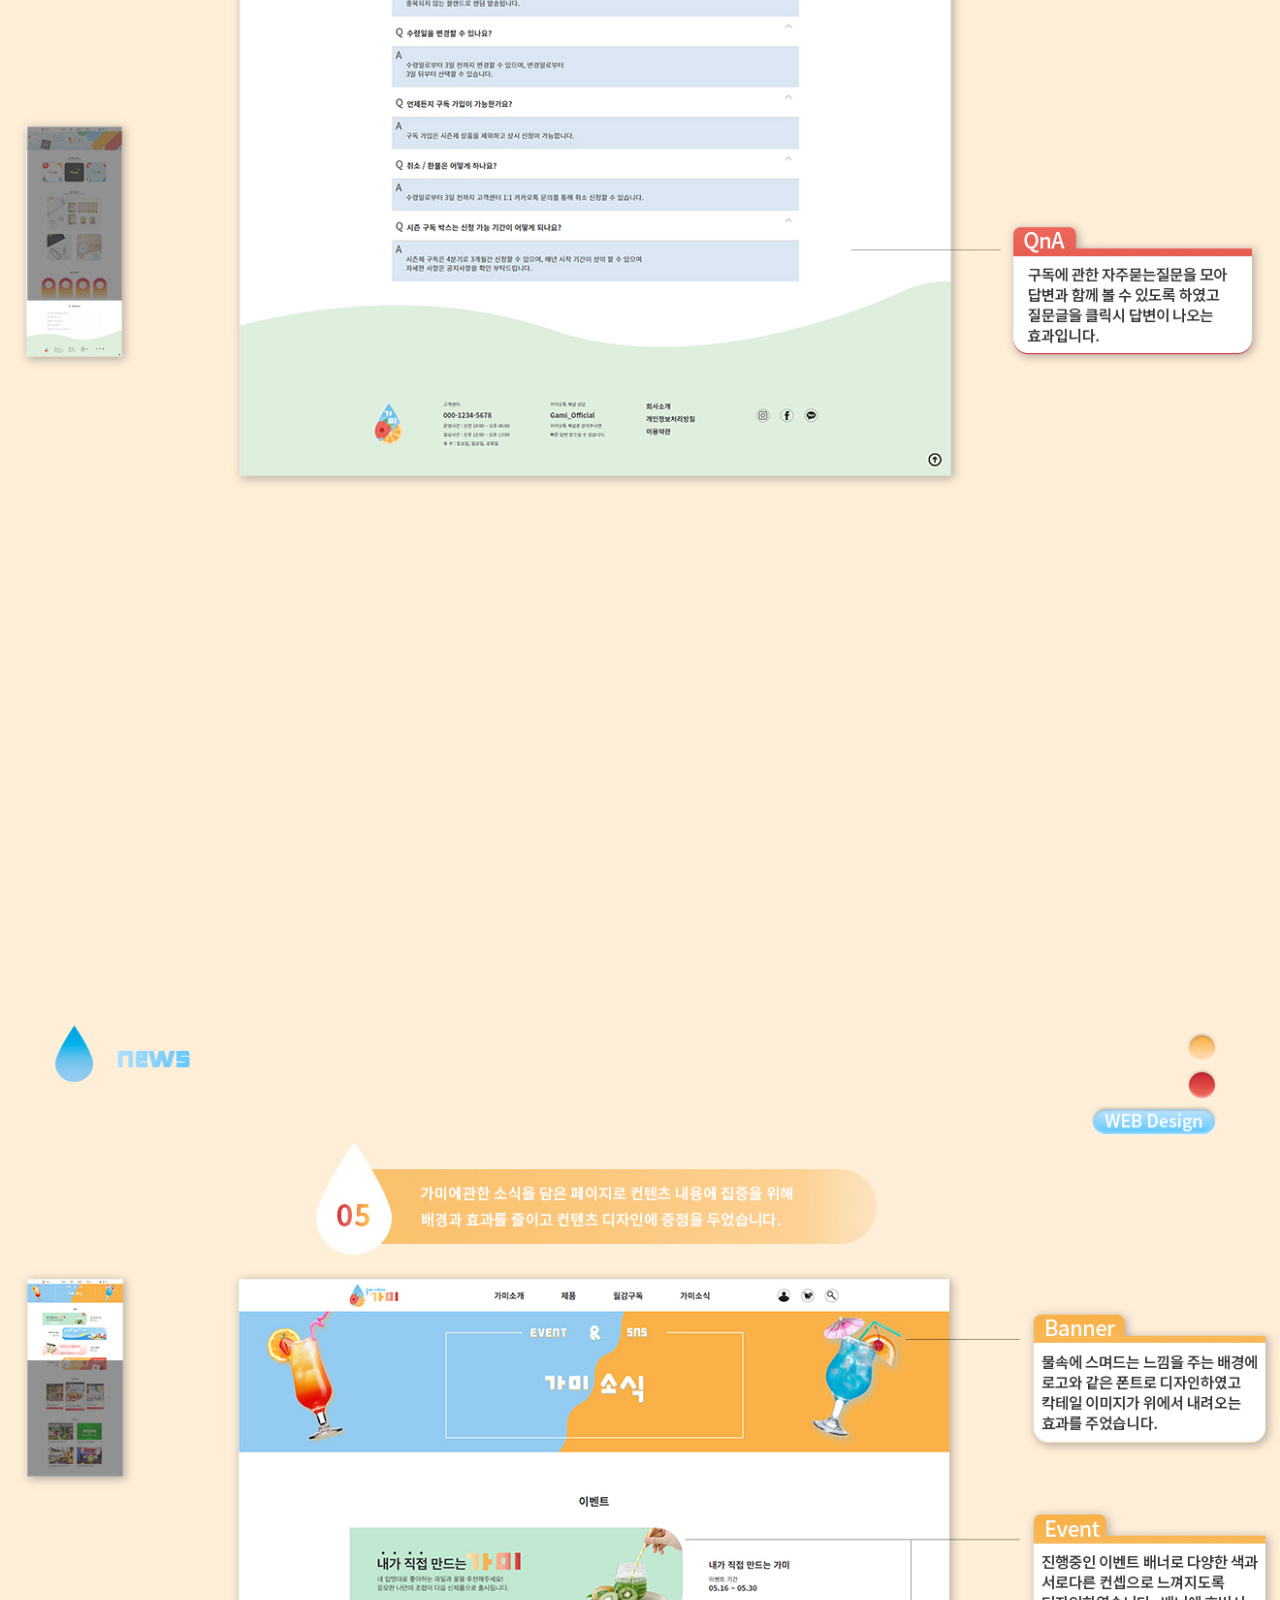
<file: web_.html>
<!doctype html>
<html>

<head>
	<title>가미 Web</title>
	<meta charset="utf-8">
	<meta name="viewport" content="width=device-width, initial-scale=1">
	<meta http-equiv="X-UA-Compatible" content="IE=edge">
	<link rel="shortcut icon" href="./images_2/favicon-16x16.png">
	<style>
		* {
			margin: 0;
			padding: 0;
		}

		a {
			text-decoration: none;
			color: #000;
		}

		img {
			vertical-align: middle;
		}

		.fixed_box {
			position: fixed;
			bottom: 50%;
			right: 30px;
			width: 60px;
		}

		#top {
			max-width: 1320px;
			margin: 0 auto;
		}

		#top img {
			width: 100%;
			display: block;
		}

		body {
			background: fixed url(images_2/wave_2.png)no-repeat bottom center;
			background-size: 100% 450px;

		}

		#logo {
			position: fixed;
			left: 30px;
			top: 250px;
			animation: up_down 1.5s linear infinite;
		}

		#logo img {
			width: 219px;
			height: 105px;
		}

		@keyframes up_down {
			0% {
				transform: translateY(0);
			}

			50% {
				transform: translateY(20px);
			}

			100% {
				transform: translateY(0);
			}
		}
	</style>
</head>

<body>
	<div id="logo">
		<img src="images_2/logo.png" alt="logo">
	</div>
	<div id="top">
		<img src="./images_2/25 web.jpg" class="guide1">
		<img src="./images_2/26 web concept.jpg" class="guide1">
		<img src="./images_2/27 typo.jpg" class="guide1">
		<img src="./images_2/28 color.jpg" class="guide1">
		<img src="./images_2/29 sitemap.jpg" class="guide1">
		<img src="./images_2/30 frame.jpg" class="guide1">
		<img src="./images_2/31 main_p1.jpg" class="guide1">
		<img src="./images_2/32 main_p2.jpg" class="guide1">
		<img src="./images_2/33 main_p3.jpg" class="guide1">
		<img src="./images_2/34 story_p1.jpg" class="guide1">
		<img src="./images_2/35 story_p2.jpg" class="guide1">
		<img src="./images_2/36 story_p3.jpg" class="guide1">
		<img src="./images_2/37 pdt_p1.jpg" class="guide1">
		<img src="./images_2/38 pdt_p2.jpg" class="guide1">
		<img src="./images_2/39 subs_p1.jpg" class="guide1">
		<img src="./images_2/40 subs_p2.jpg" class="guide1">
		<img src="./images_2/41 subs_p3.jpg" class="guide1">
		<img src="./images_2/42 News_p1.jpg" class="guide1">
		<img src="./images_2/43 News_p2.jpg" class="guide1">
		<img src="./images_2/44 마무리.jpg" class="guide1">

	</div>
	<div class="fixed_box">
		<a href="#top" class="top_btn"><!--href부분은 이미지를 감싼 div에 있는 id이름과 동일하게 설정.-->
			<img src="images_2/top.png" alt="top">
		</a>
	</div>


	<!--이동시 부드럽게 이동시키기 위해 추가한 구문 시작. script쪽 전부 삭제가능.-->
	<script src="https://code.jquery.com/jquery-1.12.4.min.js"
		integrity="sha256-ZosEbRLbNQzLpnKIkEdrPv7lOy9C27hHQ+Xp8a4MxAQ=" crossorigin="anonymous"></script>
	<script>
		$(function () {
			$('a[href*="#"]:not([href="#"])').click(function () {
				if (location.pathname.replace(/^\//, '') == this.pathname.replace(/^\//, '') && location.hostname == this.hostname) {
					var target = $(this.hash);
					target = target.length ? target : $('[name=' + this.hash.slice(1) + ']');
					if (target.length) {
						$('html, body').animate({
							scrollTop: target.offset().top
						}, 500);//움직이는 시간 조정
						return false;
					}
				}
			});
		});
	</script>
	<!--이동시 부드럽게 이동시키기 위해 추가한 구문 끝. 삭제가능.-->
</body>

</html>
</file>
